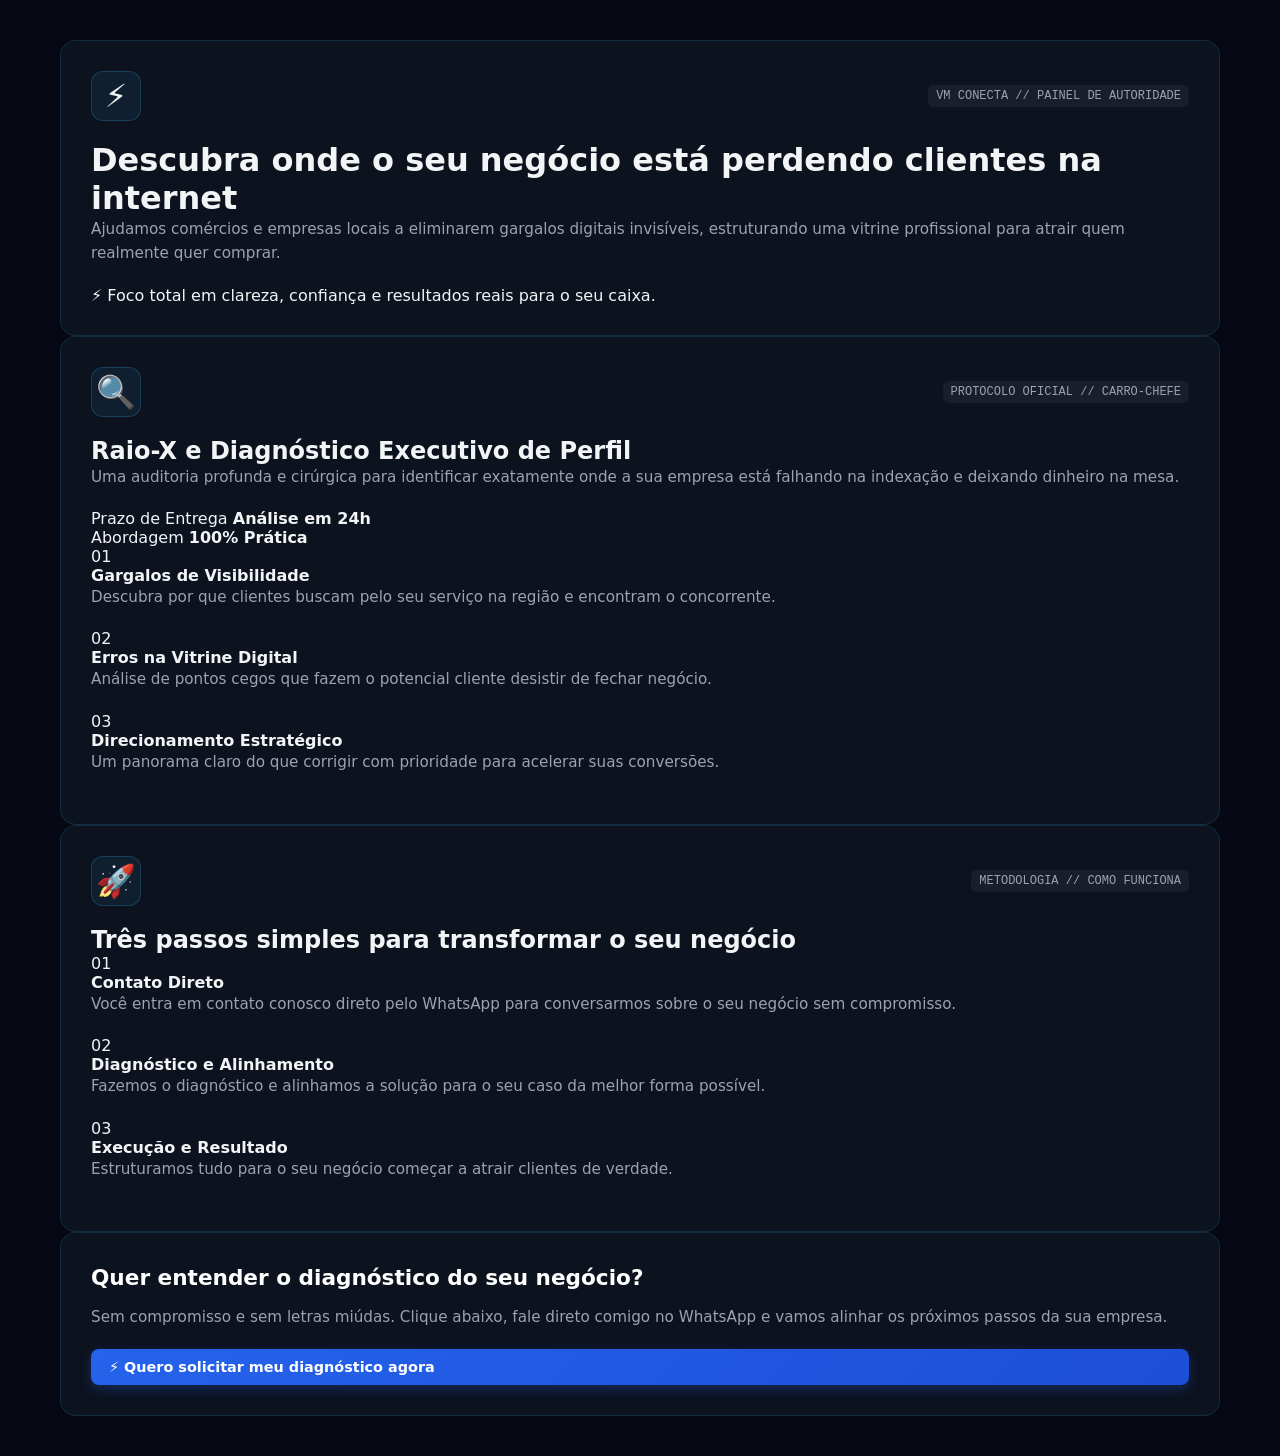
<file: index.html>
<!DOCTYPE html>
<html lang="pt-BR" class="dark">
<head>
    <meta charset="UTF-8">
    <meta name="viewport" content="width=device-width, initial-scale=1.0">
    <title>VM Conecta | Raio-X e Diagnóstico Executivo</title>
    
    <!-- Link para o arquivo de estilo (CSS) -->
    <link rel="stylesheet" href="estilo.css">

    <!-- Favicon (Ícone da aba e das buscas) -->
    <link rel="icon" type="image/png" href="favicon.png">

    <!-- Imagem de Capa para Redes Sociais e Google (Open Graph) -->
    <meta property="image" content="https://vditvemissora-lab.github.io/vm-conecta/capa.jpg">
    <meta property="og:image" content="https://vditvemissora-lab.github.io/vm-conecta/capa.jpg">
    <meta property="og:title" content="VM Conecta | Raio-X e Diagnóstico Executivo">
    <meta property="og:description" content="Elimine gargalos e descubra onde sua empresa perde oportunidades na internet.">
</head>
<body class="body-sistema-central">
    <main class="main-container-avancado">
        
        <!-- Topo / Apresentação -->
        <div class="card-catalogo-index card-glow">
            <div class="card-topo-cluster">
                <div class="card-topo-icone">⚡</div>
                <span class="tag-id">VM CONECTA // PAINEL DE AUTORIDADE</span>
            </div>
            <h1>Descubra onde o seu negócio está perdendo clientes na internet</h1>
            <p class="texto-descricao">
                Ajudamos comércios e empresas locais a eliminarem gargalos digitais invisíveis, estruturando uma vitrine profissional para atrair quem realmente quer comprar.
            </p>
            <div class="destaque-verde">
                ⚡ Foco total em clareza, confiança e resultados reais para o seu caixa.
            </div>
        </div>

        <!-- O Carro-Chefe: Raio-X e Diagnóstico Executivo Mastigado -->
        <div class="card-catalogo-index card-glow card-destaque-principal">
            <div class="card-topo-cluster">
                <div class="card-topo-icone">🔍</div>
                <span class="tag-id">PROTOCOLO OFICIAL // CARRO-CHEFE</span>
            </div>
            
            <h2>Raio-X e Diagnóstico Executivo de Perfil</h2>
            <p class="texto-descricao">
                Uma auditoria profunda e cirúrgica para identificar exatamente onde a sua empresa está falhando na indexação e deixando dinheiro na mesa.
            </p>

            <div class="info-detalhes">
                <div>
                    <span class="label-info">Prazo de Entrega</span>
                    <strong>Análise em 24h</strong>
                </div>
                <div class="divisor-info">
                    <span class="label-info">Abordagem</span>
                    <strong class="texto-verde">100% Prática</strong>
                </div>
            </div>

            <div class="lista-raio-x">
                <div class="item-raio-x">
                    <span class="numero-passo">01</span>
                    <div>
                        <strong>Gargalos de Visibilidade</strong>
                        <p>Descubra por que clientes buscam pelo seu serviço na região e encontram o concorrente.</p>
                    </div>
                </div>
                <div class="item-raio-x">
                    <span class="numero-passo">02</span>
                    <div>
                        <strong>Erros na Vitrine Digital</strong>
                        <p>Análise de pontos cegos que fazem o potencial cliente desistir de fechar negócio.</p>
                    </div>
                </div>
                <div class="item-raio-x">
                    <span class="numero-passo">03</span>
                    <div>
                        <strong>Direcionamento Estratégico</strong>
                        <p>Um panorama claro do que corrigir com prioridade para acelerar suas conversões.</p>
                    </div>
                </div>
            </div>
        </div>

        <!-- Seção: Como Funciona (3 Passos) -->
        <div class="card-catalogo-index card-glow">
            <div class="card-topo-cluster">
                <div class="card-topo-icone">🚀</div>
                <span class="tag-id">METODOLOGIA // COMO FUNCIONA</span>
            </div>
            
            <h2 class="titulo-secao">Três passos simples para transformar o seu negócio</h2>
            
            <div class="lista-passos">
                <div class="passo-bloco passo-verde">
                    <span class="num-grande">01</span>
                    <div>
                        <strong>Contato Direto</strong>
                        <p>Você entra em contato conosco direto pelo WhatsApp para conversarmos sobre o seu negócio sem compromisso.</p>
                    </div>
                </div>

                <div class="passo-bloco passo-azul">
                    <span class="num-grande">02</span>
                    <div>
                        <strong>Diagnóstico e Alinhamento</strong>
                        <p>Fazemos o diagnóstico e alinhamos a solução para o seu caso da melhor forma possível.</p>
                    </div>
                </div>

                <div class="passo-bloco passo-verde">
                    <span class="num-grande">03</span>
                    <div>
                        <strong>Execução e Resultado</strong>
                        <p>Estruturamos tudo para o seu negócio começar a atrair clientes de verdade.</p>
                    </div>
                </div>
            </div>
        </div>

        <!-- Rodapé com Chamada Irresistível para WhatsApp -->
        <div class="card-catalogo-index card-glow card-whatsapp-rodape">
            <h3>Quer entender o diagnóstico do seu negócio?</h3>
            <p class="texto-descricao">
                Sem compromisso e sem letras miúdas. Clique abaixo, fale direto comigo no WhatsApp e vamos alinhar os próximos passos da sua empresa.
            </p>
            
            <a href="https://wa.me/5531990739972?text=Ol%C3%A1!%20Li%20sobre%20o%20Raio-X%20e%20quero%20entender%20como%20funciona%20para%20o%20meu%20neg%C3%B3cio." target="_blank" class="btn-acao-index">
                ⚡ Quero solicitar meu diagnóstico agora
            </a>
        </div>

    </main>
</body>
</html>
</file>
<file: estilo.css>
/* ==========================================================================
   VM CONECTA - SISTEMA DE ESTILIZAÇÃO GLOBAL DE ALTA PERFORMANCE (CORE 2026)
   ========================================================================== */

:root {
    --bg-base: #060913;
    --bg-surface: #0b0f19;
    --bg-card: rgba(18, 24, 38, 0.7);
    --border-card: rgba(56, 189, 248, 0.15);
    --border-card-hover: rgba(56, 189, 248, 0.5);
    --accent-primary: #38bdf8;
    --accent-glow: rgba(56, 189, 248, 0.25);
    --text-main: #f3f4f6;
    --text-muted: #9ca3af;
    --font-stack: system-ui, -apple-system, BlinkMacSystemFont, "Segoe UI", Roboto, sans-serif;
}

* {
    box-sizing: border-box;
    margin: 0;
    padding: 0;
}

body.body-sistema-central {
    background-color: var(--bg-base);
    color: var(--text-main);
    font-family: var(--font-stack);
    min-height: 100vh;
    display: flex;
    flex-direction: column;
    overflow-x: hidden;
}

/* Header Avançado */
.header-principal-avancado {
    background: rgba(11, 15, 25, 0.9);
    backdrop-filter: blur(12px);
    border-bottom: 1px solid rgba(255, 255, 255, 0.08);
    padding: 15px 30px;
    display: flex;
    justify-content: space-between;
    align-items: center;
    position: sticky;
    top: 0;
    z-index: 1000;
}

.logo-cluster {
    display: flex;
    align-items: center;
    gap: 15px;
}

.logo-titulo {
    font-size: 1.25rem;
    font-weight: 800;
    letter-spacing: 2px;
    color: #ffffff;
}

.badge-core {
    background: rgba(56, 189, 248, 0.1);
    color: var(--accent-primary);
    font-size: 0.75rem;
    padding: 4px 10px;
    border-radius: 20px;
    border: 1px solid rgba(56, 189, 248, 0.3);
    font-weight: 600;
}

.telemetria-container {
    display: flex;
    align-items: center;
    gap: 12px;
    font-size: 0.85rem;
    color: var(--text-muted);
}

.telemetria-item-status {
    display: flex;
    align-items: center;
    gap: 6px;
}

.status-node.online {
    width: 8px;
    height: 8px;
    background-color: #10b981;
    border-radius: 50%;
    box-shadow: 0 0 8px #10b981;
}

.divisor-pipe {
    color: rgba(255, 255, 255, 0.2);
}

.latencia-tag, .seguranca-tag {
    font-family: monospace;
}

/* Main Container & Hero Section */
.main-container-avancado {
    max-width: 1200px;
    margin: 0 auto;
    padding: 40px 20px;
    flex: 1;
    width: 100%;
}

.hero-section-matrix {
    text-align: center;
    margin-bottom: 50px;
    padding: 40px 20px;
    background: radial-gradient(circle at center, rgba(56, 189, 248, 0.05) 0%, transparent 70%);
    border-radius: 16px;
    border: 1px solid rgba(255, 255, 255, 0.04);
}

.hero-badge {
    display: inline-block;
    font-size: 0.75rem;
    font-weight: 700;
    letter-spacing: 1.5px;
    color: var(--accent-primary);
    background: rgba(56, 189, 248, 0.08);
    padding: 6px 14px;
    border-radius: 30px;
    margin-bottom: 20px;
    border: 1px solid rgba(56, 189, 248, 0.2);
}

.hero-section-matrix h2 {
    font-size: 2.5rem;
    font-weight: 800;
    margin-bottom: 15px;
    color: #ffffff;
    letter-spacing: -0.5px;
}

.hero-section-matrix p {
    font-size: 1.1rem;
    color: var(--text-muted);
    max-width: 800px;
    margin: 0 auto 30px auto;
    line-height: 1.6;
}

.hero-metricas-grid {
    display: grid;
    grid-template-columns: repeat(auto-fit, minmax(200px, 1fr));
    gap: 20px;
    max-width: 700px;
    margin: 0 auto;
}

.h-metrica-card {
    background: rgba(255, 255, 255, 0.02);
    border: 1px solid rgba(255, 255, 255, 0.06);
    padding: 15px;
    border-radius: 10px;
    text-align: center;
}

.hm-valor {
    display: block;
    font-size: 1.5rem;
    font-weight: 800;
    color: var(--accent-primary);
    margin-bottom: 5px;
}

.hm-legenda {
    font-size: 0.8rem;
    color: var(--text-muted);
}

/* Painel de Controle e Filtros */
.painel-controle-catalogo {
    display: flex;
    justify-content: space-between;
    align-items: center;
    margin-bottom: 30px;
    background: var(--bg-surface);
    padding: 15px 25px;
    border-radius: 12px;
    border: 1px solid rgba(255, 255, 255, 0.05);
}

.contador-protocolos {
    font-family: monospace;
    font-size: 0.9rem;
    color: var(--text-muted);
}

.destaque-num {
    color: var(--accent-primary);
    font-weight: bold;
}

.input-busca-matriz {
    background: rgba(0, 0, 0, 0.3);
    border: 1px solid rgba(255, 255, 255, 0.1);
    padding: 10px 16px;
    border-radius: 8px;
    color: #fff;
    width: 300px;
    outline: none;
    font-size: 0.9rem;
    transition: all 0.3s ease;
}

.input-busca-matriz:focus {
    border-color: var(--accent-primary);
    box-shadow: 0 0 10px var(--accent-glow);
}

/* Grid de Cards */
.grid-produtos-index {
    display: grid;
    grid-template-columns: repeat(auto-fit, minmax(340px, 1fr));
    gap: 30px;
}

.card-catalogo-index {
    background: var(--bg-card);
    backdrop-filter: blur(10px);
    border: 1px solid var(--border-card);
    border-radius: 16px;
    padding: 30px;
    display: flex;
    flex-direction: column;
    justify-content: space-between;
    transition: all 0.3s cubic-bezier(0.4, 0, 0.2, 1);
    position: relative;
    overflow: hidden;
}

.card-catalogo-index:hover {
    transform: translateY(-5px);
    border-color: var(--border-card-hover);
    box-shadow: 0 15px 35px rgba(0, 0, 0, 0.6), 0 0 20px var(--accent-glow);
}

.card-topo-cluster {
    display: flex;
    justify-content: space-between;
    align-items: center;
    margin-bottom: 20px;
}

.card-topo-icone {
    font-size: 2rem;
    background: rgba(56, 189, 248, 0.08);
    width: 50px;
    height: 50px;
    display: flex;
    align-items: center;
    justify-content: center;
    border-radius: 12px;
    border: 1px solid rgba(56, 189, 248, 0.2);
}

.tag-id {
    font-family: monospace;
    font-size: 0.75rem;
    color: var(--text-muted);
    background: rgba(255, 255, 255, 0.05);
    padding: 4px 8px;
    border-radius: 6px;
}

.card-catalogo-index h3 {
    font-size: 1.35rem;
    font-weight: 700;
    color: #ffffff;
    margin-bottom: 12px;
    line-height: 1.4;
}

.card-catalogo-index p {
    font-size: 0.95rem;
    color: var(--text-muted);
    line-height: 1.6;
    margin-bottom: 20px;
}

.card-metrica-bloco {
    display: grid;
    grid-template-columns: 1fr 1fr;
    gap: 10px;
    background: rgba(0, 0, 0, 0.2);
    padding: 12px;
    border-radius: 8px;
    margin-bottom: 25px;
    border: 1px solid rgba(255, 255, 255, 0.03);
}

.label-metrica {
    display: block;
    font-size: 0.75rem;
    color: var(--text-muted);
    margin-bottom: 2px;
}

.val-metrica {
    font-size: 0.9rem;
    font-weight: 600;
    color: #ffffff;
}

.card-rodape-index {
    display: flex;
    justify-content: space-between;
    align-items: center;
    border-top: 1px solid rgba(255, 255, 255, 0.06);
    padding-top: 20px;
}

.preco-index {
    font-size: 1.4rem;
    font-weight: 800;
    color: var(--accent-primary);
}

.preco-index small {
    font-size: 0.75rem;
    color: var(--text-muted);
    font-weight: normal;
}

.btn-acao-index {
    background: linear-gradient(135deg, #2563eb, #1d4ed8);
    color: #ffffff;
    padding: 10px 18px;
    border-radius: 8px;
    text-decoration: none;
    font-weight: 600;
    font-size: 0.9rem;
    transition: all 0.2s ease;
    box-shadow: 0 4px 12px rgba(37, 99, 235, 0.3);
}

.btn-acao-index:hover {
    background: linear-gradient(135deg, #1d4ed8, #1e40af);
    box-shadow: 0 6px 16px rgba(37, 99, 235, 0.5);
    transform: translateY(-1px);
}

/* Footer */
.footer-sistema {
    background: var(--bg-surface);
    border-top: 1px solid rgba(255, 255, 255, 0.06);
    padding: 30px 20px;
    text-align: center;
    margin-top: auto;
}

.footer-conteudo p {
    font-size: 0.85rem;
    color: var(--text-muted);
    font-family: monospace;
    margin-bottom: 5px;
}

.sub-footer {
    font-size: 0.75rem;
    opacity: 0.7;
}

/* Responsividade Mobile */
@media (max-width: 768px) {
    .header-principal-avancado {
        flex-direction: column;
        gap: 15px;
        align-items: flex-start;
    }
    .painel-controle-catalogo {
        flex-direction: column;
        gap: 15px;
        align-items: stretch;
    }
    .input-busca-matriz {
        width: 100%;
    }
    .hero-section-matrix h2 {
        font-size: 1.8rem;
    }
}
</file>
